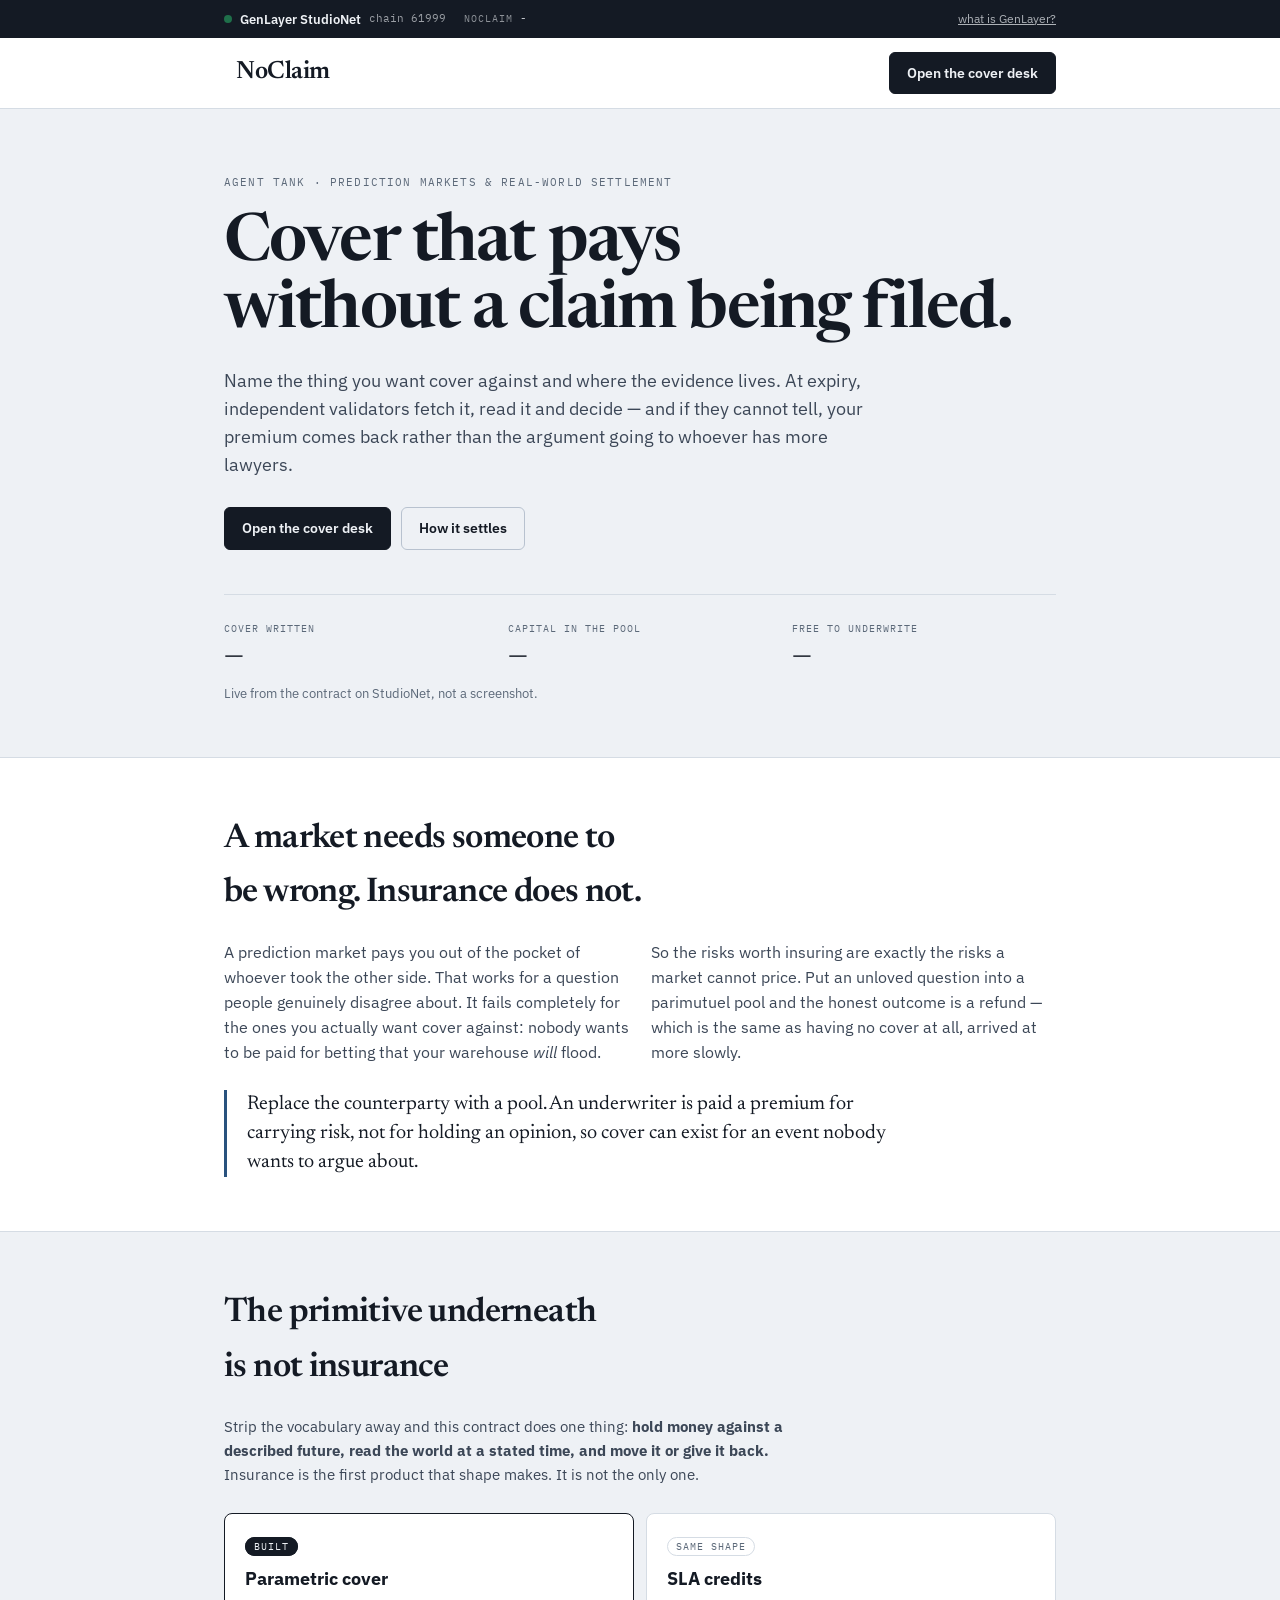
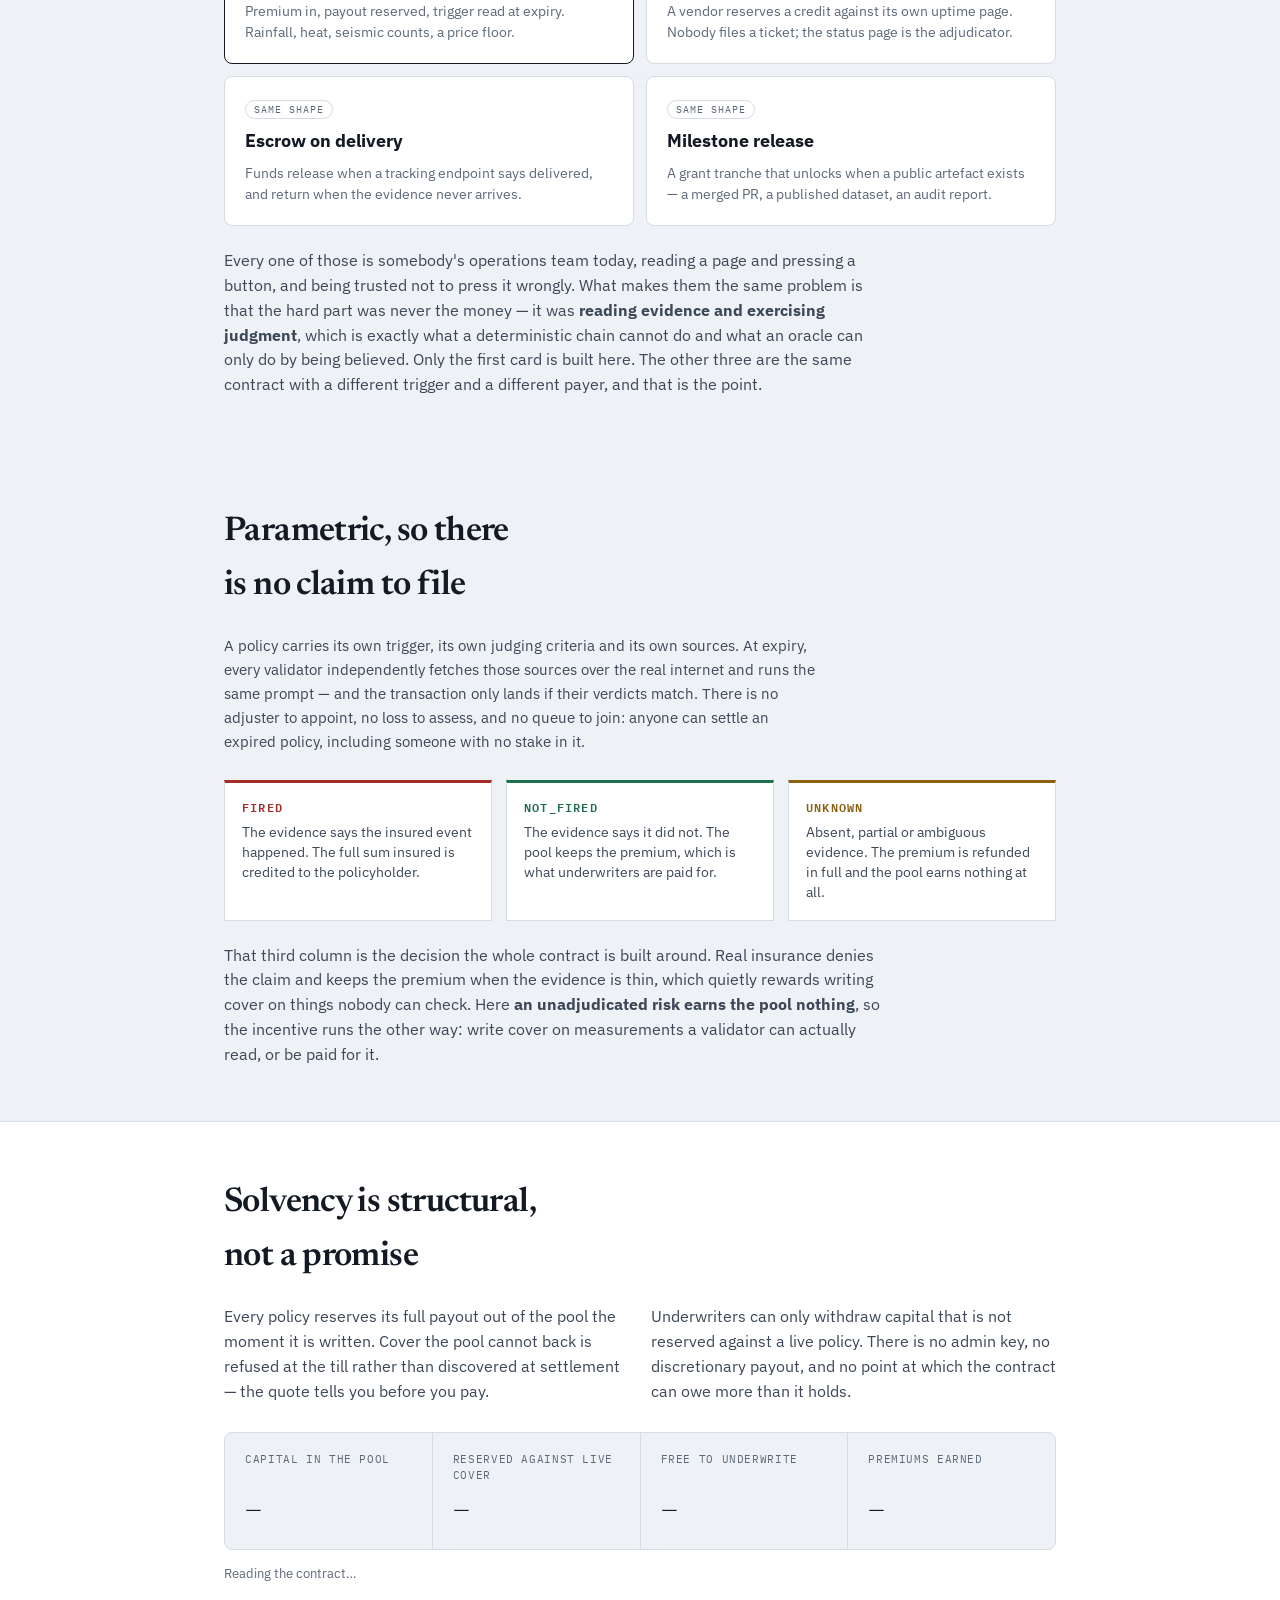
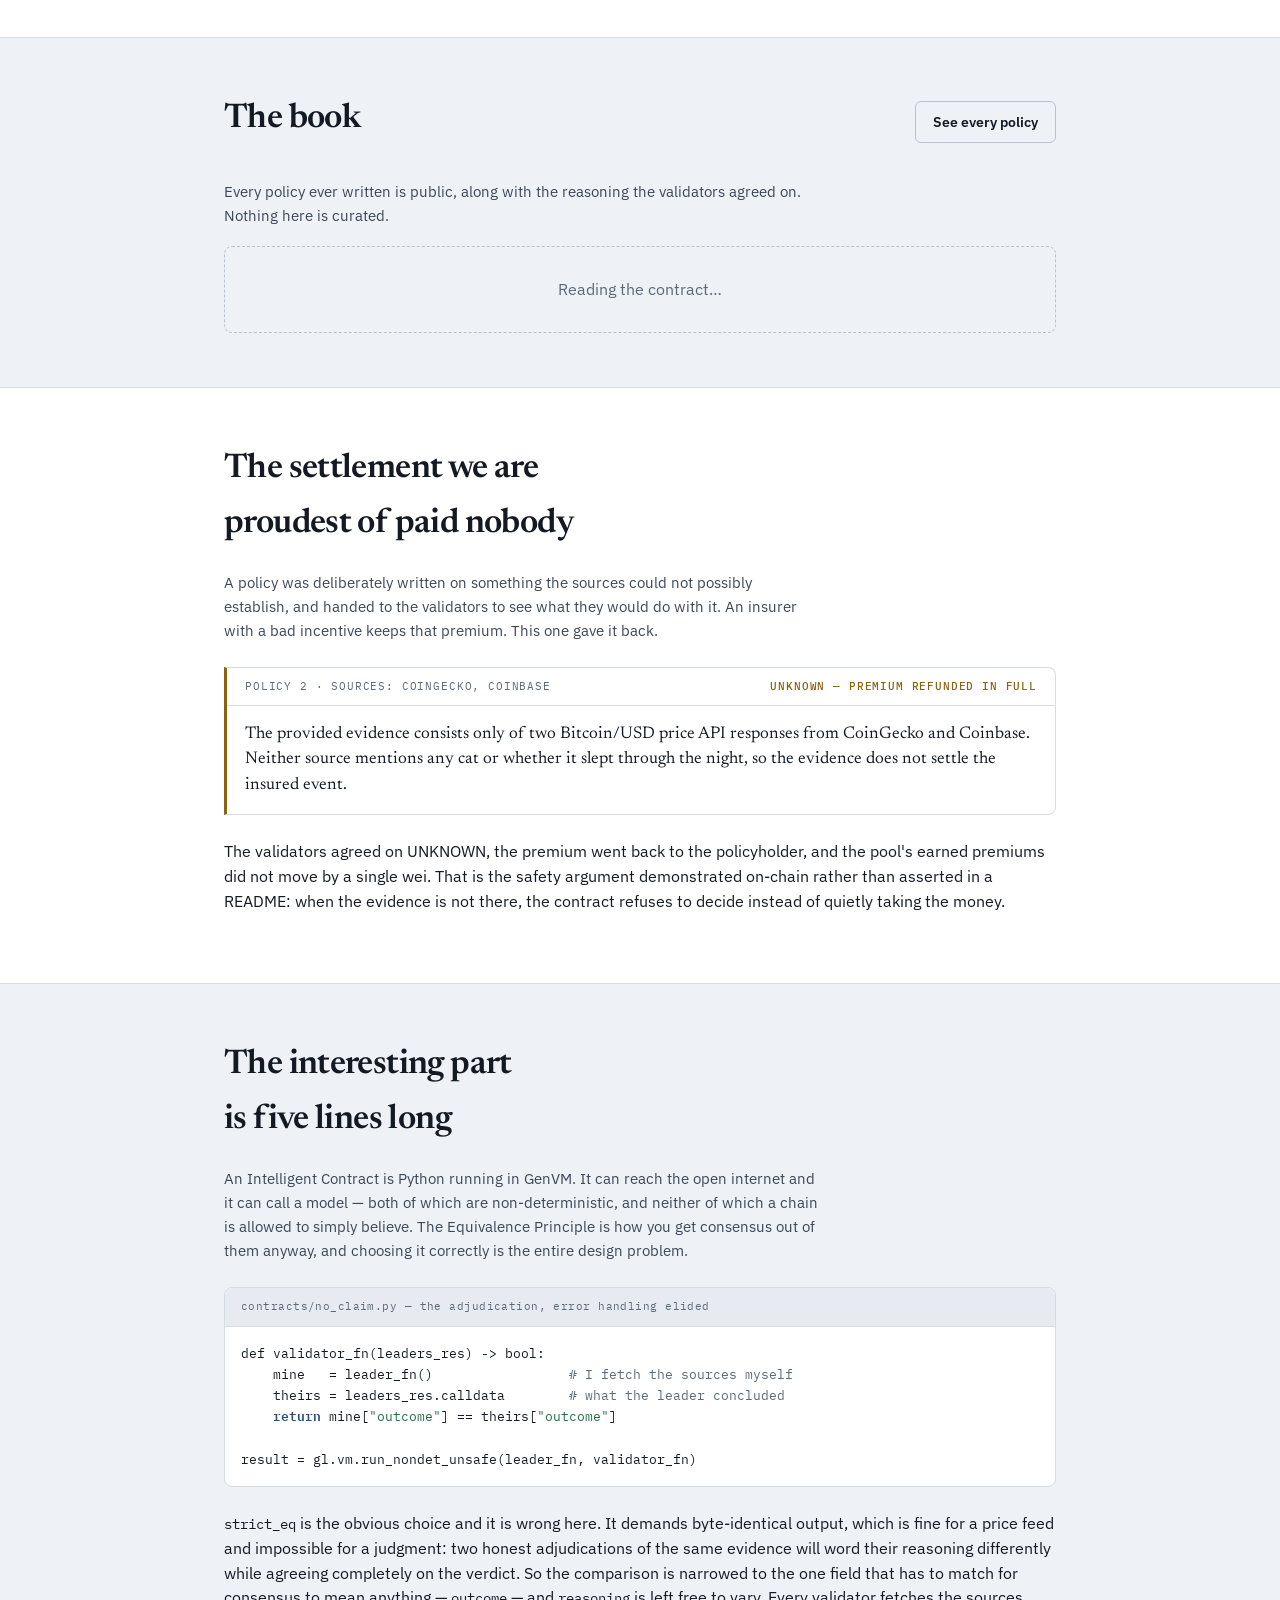
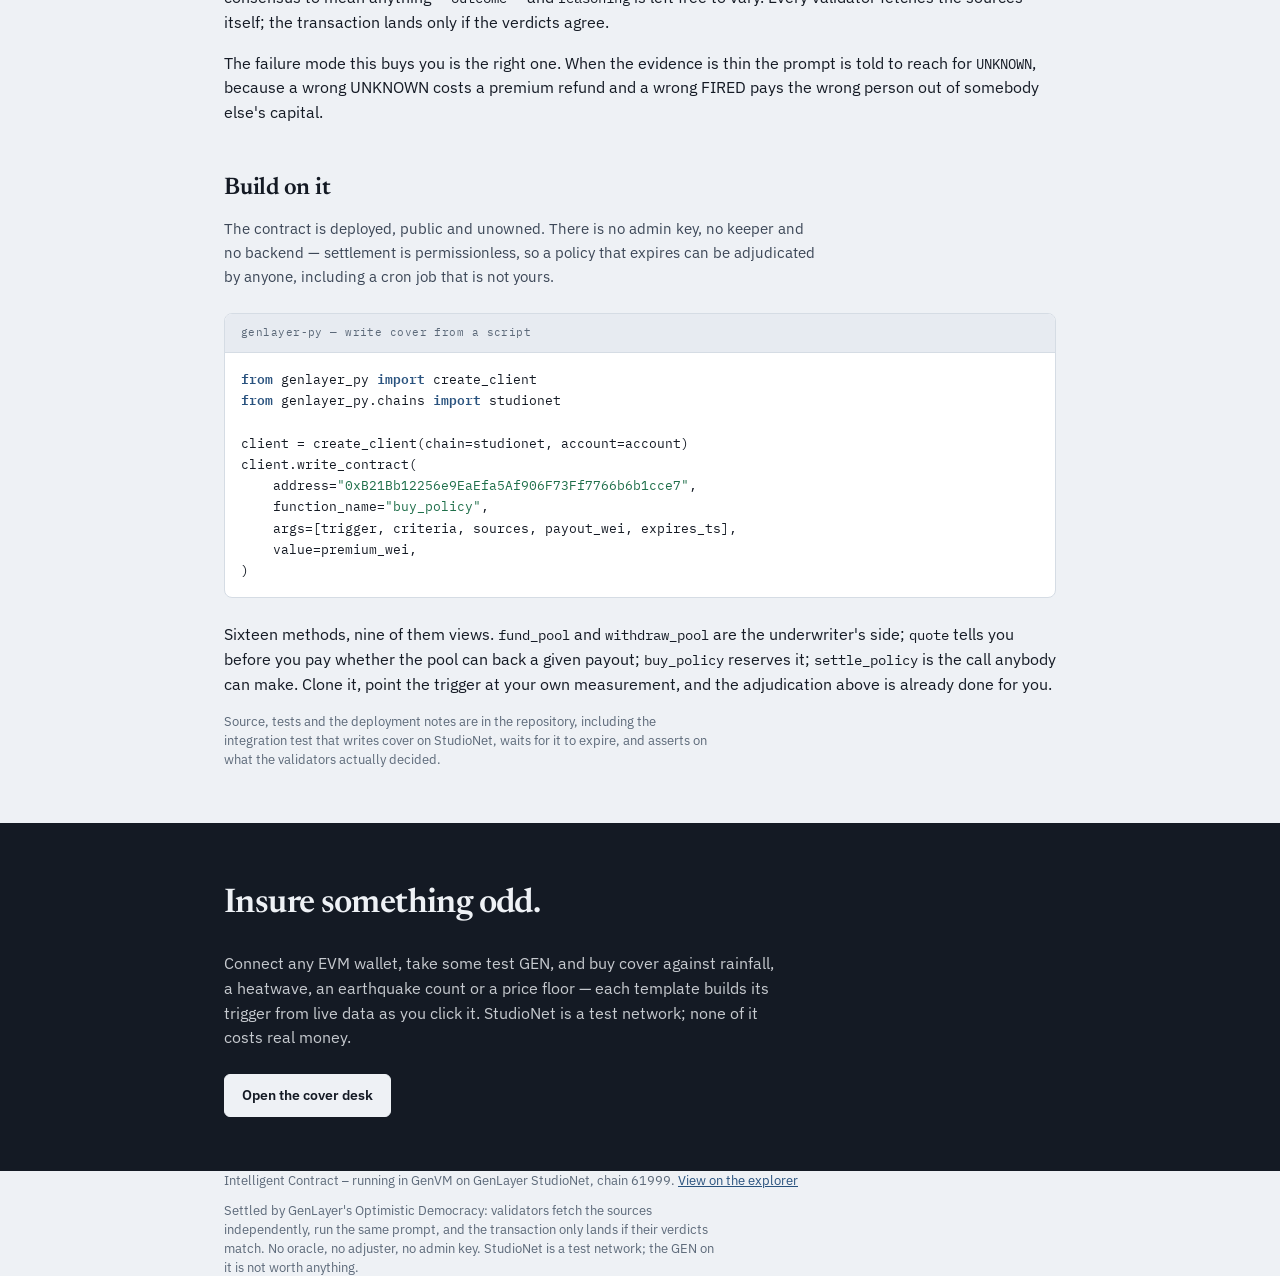
<file: frontend/index.html>
<!doctype html>
<html lang="en">
<head>
<meta charset="utf-8">
<meta name="viewport" content="width=device-width, initial-scale=1">
<title>NoClaim - cover that pays without a claim being filed</title>
<meta name="description" content="Parametric insurance on GenLayer. Name the trigger and where the evidence lives; validators read it and decide. If they cannot tell, your premium comes back in full.">
<link rel="preconnect" href="https://fonts.googleapis.com">
<link rel="preconnect" href="https://fonts.gstatic.com" crossorigin>
<link rel="stylesheet" href="https://fonts.googleapis.com/css2?family=Newsreader:ital,opsz,wght@0,6..72,400;0,6..72,500;0,6..72,600;0,6..72,700&family=IBM+Plex+Mono:wght@400;500;600&family=IBM+Plex+Sans:wght@400;500;600&display=swap">
<link rel="icon" id="favicon" href="data:,">
<link rel="stylesheet" href="styles.css">
<script type="importmap">
{
  "imports": {
    "genlayer-js": "https://esm.sh/genlayer-js@1.1.8",
    "genlayer-js/chains": "https://esm.sh/genlayer-js@1.1.8/chains",
    "genlayer-js/types": "https://esm.sh/genlayer-js@1.1.8/types"
  }
}
</script>
</head>
<body class="home">

<!-- The same bar the desks carry. This page signs nothing, so it shows no
     account - but it names the network and both contracts, because arriving
     here and arriving at the app should not tell you different things about
     where this runs. -->
<div class="netbar" id="netbar">
  <div class="wrap netbar-inner">
    <span class="net-state">
      <span class="dot"></span>
      <strong>GenLayer StudioNet</strong>
      <span class="net-id">chain 61999</span>
    </span>
    <a class="net-contract" id="net-contract-cover" href="#" target="_blank" rel="noopener" title="The NoClaim contract on the explorer">
      <span class="label">noclaim</span>
      <code id="cover-address">-</code>
    </a>
    <div class="netbar-right">
      <a class="link" href="https://genlayer.com" target="_blank" rel="noopener">what is GenLayer?</a>
    </div>
  </div>
</div>

<header class="home-nav">
  <div class="wrap home-nav-inner">
    <a class="lockup" href="index.html">
      <span class="mark-slot" id="mark-slot"></span>
      <span class="wordmark">NoClaim</span>
    </a>
    <nav>
      <a class="btn-link primary" href="noclaim.html">Open the cover desk</a>
    </nav>
  </div>
</header>

<main>

  <section class="hero wrap">
    <p class="eyebrow">Agent Tank &middot; Prediction Markets &amp; Real-World Settlement</p>
    <h1>Cover that pays<br>without a claim being filed.</h1>
    <p class="hero-lede">
      Name the thing you want cover against and where the evidence lives. At
      expiry, independent validators fetch it, read it and decide &mdash; and if
      they cannot tell, your premium comes back rather than the argument going
      to whoever has more lawyers.
    </p>
    <div class="hero-actions">
      <a class="btn-link primary" href="noclaim.html">Open the cover desk</a>
      <a class="btn-link ghost" href="#settles">How it settles</a>
    </div>
    <dl class="hero-stats" id="hero-stats">
      <div><dt>Cover written</dt><dd id="stat-policies">&mdash;</dd></div>
      <div><dt>Capital in the pool</dt><dd id="stat-pool">&mdash;</dd></div>
      <div><dt>Free to underwrite</dt><dd id="stat-free">&mdash;</dd></div>
    </dl>
    <p class="hero-note">Live from the contract on StudioNet, not a screenshot.</p>
  </section>

  <section class="band">
    <div class="wrap">
      <h2>A market needs someone to be wrong. Insurance does not.</h2>
      <div class="two-col">
        <p>
          A prediction market pays you out of the pocket of whoever took the
          other side. That works for a question people genuinely disagree
          about. It fails completely for the ones you actually want cover
          against: nobody wants to be paid for betting that your warehouse
          <em>will</em> flood.
        </p>
        <p>
          So the risks worth insuring are exactly the risks a market cannot
          price. Put an unloved question into a parimutuel pool and the honest
          outcome is a refund &mdash; which is the same as having no cover at
          all, arrived at more slowly.
        </p>
      </div>
      <p class="pull">
        Replace the counterparty with a pool. An underwriter is paid a premium
        for carrying risk, not for holding an opinion, so cover can exist for
        an event nobody wants to argue about.
      </p>
    </div>
  </section>

  <!-- The bigger claim, made carefully: what is built is parametric cover, and
       what it is built out of is more general than that. -->
  <section class="wrap">
    <h2>The primitive underneath is not insurance</h2>
    <p class="lede">
      Strip the vocabulary away and this contract does one thing:
      <strong>hold money against a described future, read the world at a stated
      time, and move it or give it back.</strong> Insurance is the first product
      that shape makes. It is not the only one.
    </p>

    <div class="shapes">
      <div class="shape built">
        <span class="shape-tag">built</span>
        <h3>Parametric cover</h3>
        <p>Premium in, payout reserved, trigger read at expiry. Rainfall, heat, seismic counts, a price floor.</p>
      </div>
      <div class="shape">
        <span class="shape-tag">same shape</span>
        <h3>SLA credits</h3>
        <p>A vendor reserves a credit against its own uptime page. Nobody files a ticket; the status page is the adjudicator.</p>
      </div>
      <div class="shape">
        <span class="shape-tag">same shape</span>
        <h3>Escrow on delivery</h3>
        <p>Funds release when a tracking endpoint says delivered, and return when the evidence never arrives.</p>
      </div>
      <div class="shape">
        <span class="shape-tag">same shape</span>
        <h3>Milestone release</h3>
        <p>A grant tranche that unlocks when a public artefact exists &mdash; a merged PR, a published dataset, an audit report.</p>
      </div>
    </div>

    <p class="under-verdicts">
      Every one of those is somebody's operations team today, reading a page and
      pressing a button, and being trusted not to press it wrongly. What makes
      them the same problem is that the hard part was never the money &mdash; it
      was <strong>reading evidence and exercising judgment</strong>, which is
      exactly what a deterministic chain cannot do and what an oracle can only
      do by being believed. Only the first card is built here. The other three
      are the same contract with a different trigger and a different payer, and
      that is the point.
    </p>
  </section>

  <section class="wrap" id="settles">
    <h2>Parametric, so there is no claim to file</h2>
    <p class="lede">
      A policy carries its own trigger, its own judging criteria and its own
      sources. At expiry, every validator independently fetches those sources
      over the real internet and runs the same prompt &mdash; and the
      transaction only lands if their verdicts match. There is no adjuster to
      appoint, no loss to assess, and no queue to join: anyone can settle an
      expired policy, including someone with no stake in it.
    </p>

    <div class="verdicts">
      <div class="verdict-card v-no">
        <p class="name">FIRED</p>
        <p>The evidence says the insured event happened. The full sum insured is credited to the policyholder.</p>
      </div>
      <div class="verdict-card v-yes">
        <p class="name">NOT_FIRED</p>
        <p>The evidence says it did not. The pool keeps the premium, which is what underwriters are paid for.</p>
      </div>
      <div class="verdict-card v-unknown">
        <p class="name">UNKNOWN</p>
        <p>Absent, partial or ambiguous evidence. The premium is refunded in full and the pool earns nothing at all.</p>
      </div>
    </div>

    <p class="under-verdicts">
      That third column is the decision the whole contract is built around.
      Real insurance denies the claim and keeps the premium when the evidence
      is thin, which quietly rewards writing cover on things nobody can check.
      Here <strong>an unadjudicated risk earns the pool nothing</strong>, so the
      incentive runs the other way: write cover on measurements a validator can
      actually read, or be paid for it.
    </p>
  </section>

  <section class="band">
    <div class="wrap">
      <h2>Solvency is structural, not a promise</h2>
      <div class="two-col">
        <p>
          Every policy reserves its full payout out of the pool the moment it
          is written. Cover the pool cannot back is refused at the till rather
          than discovered at settlement &mdash; the quote tells you before you
          pay.
        </p>
        <p>
          Underwriters can only withdraw capital that is not reserved against a
          live policy. There is no admin key, no discretionary payout, and no
          point at which the contract can owe more than it holds.
        </p>
      </div>
      <dl class="solvency" id="solvency">
        <div><dt>Capital in the pool</dt><dd><span id="sv-total">&mdash;</span></dd></div>
        <div><dt>Reserved against live cover</dt><dd><span id="sv-reserved">&mdash;</span></dd></div>
        <div><dt>Free to underwrite</dt><dd><span id="sv-free">&mdash;</span></dd></div>
        <div><dt>Premiums earned</dt><dd><span id="sv-earned">&mdash;</span></dd></div>
      </dl>
      <p class="fineprint" id="solvency-note">Reading the contract&hellip;</p>
    </div>
  </section>

  <section class="wrap">
    <div class="section-head">
      <h2 id="policies-heading">The book</h2>
      <a class="btn-link ghost" href="noclaim.html">See every policy</a>
    </div>
    <p class="lede">
      Every policy ever written is public, along with the reasoning the
      validators agreed on. Nothing here is curated.
    </p>
    <div id="home-policies" class="home-markets">
      <p class="empty">Reading the contract&hellip;</p>
    </div>
  </section>

  <section class="band">
    <div class="wrap">
      <h2>The settlement we are proudest of paid nobody</h2>
      <p class="lede">
        A policy was deliberately written on something the sources could not
        possibly establish, and handed to the validators to see what they would
        do with it. An insurer with a bad incentive keeps that premium. This one
        gave it back.
      </p>
      <figure class="exhibit void">
        <figcaption>
          <span>Policy 2 &middot; sources: CoinGecko, Coinbase</span>
          <span class="tag">UNKNOWN &mdash; premium refunded in full</span>
        </figcaption>
        <blockquote>
          The provided evidence consists only of two Bitcoin/USD price API
          responses from CoinGecko and Coinbase. Neither source mentions any cat
          or whether it slept through the night, so the evidence does not settle
          the insured event.
        </blockquote>
      </figure>
      <p>
        The validators agreed on UNKNOWN, the premium went back to the
        policyholder, and the pool's earned premiums did not move by a single
        wei. That is the safety argument demonstrated on-chain rather than
        asserted in a README: when the evidence is not there, the contract
        refuses to decide instead of quietly taking the money.
      </p>
    </div>
  </section>

  <!-- Devs do not want the pitch, they want the mechanism. This is the whole
       mechanism, quoted from the deployed source rather than paraphrased. -->
  <section class="wrap" id="build">
    <h2>The interesting part is five lines long</h2>
    <p class="lede">
      An Intelligent Contract is Python running in GenVM. It can reach the open
      internet and it can call a model &mdash; both of which are
      non-deterministic, and neither of which a chain is allowed to simply
      believe. The Equivalence Principle is how you get consensus out of them
      anyway, and choosing it correctly is the entire design problem.
    </p>

    <figure class="code">
      <figcaption>contracts/no_claim.py &mdash; the adjudication, error handling elided</figcaption>
      <pre><code>def validator_fn(leaders_res) -&gt; bool:
    mine   = leader_fn()                 <span class="c"># I fetch the sources myself</span>
    theirs = leaders_res.calldata        <span class="c"># what the leader concluded</span>
    <span class="k">return</span> mine[<span class="s">"outcome"</span>] == theirs[<span class="s">"outcome"</span>]

result = gl.vm.run_nondet_unsafe(leader_fn, validator_fn)</code></pre>
    </figure>

    <p>
      <code>strict_eq</code> is the obvious choice and it is wrong here. It
      demands byte-identical output, which is fine for a price feed and
      impossible for a judgment: two honest adjudications of the same evidence
      will word their reasoning differently while agreeing completely on the
      verdict. So the comparison is narrowed to the one field that has to match
      for consensus to mean anything &mdash; <code>outcome</code> &mdash; and
      <code>reasoning</code> is left free to vary. Every validator fetches the
      sources itself; the transaction lands only if the verdicts agree.
    </p>
    <p>
      The failure mode this buys you is the right one. When the evidence is
      thin the prompt is told to reach for <code>UNKNOWN</code>, because a wrong
      UNKNOWN costs a premium refund and a wrong FIRED pays the wrong person out
      of somebody else's capital.
    </p>

    <h3 class="build-h3">Build on it</h3>
    <p class="lede">
      The contract is deployed, public and unowned. There is no admin key, no
      keeper and no backend &mdash; settlement is permissionless, so a policy
      that expires can be adjudicated by anyone, including a cron job that is
      not yours.
    </p>

    <figure class="code">
      <figcaption>genlayer-py &mdash; write cover from a script</figcaption>
      <pre><code><span class="k">from</span> genlayer_py <span class="k">import</span> create_client
<span class="k">from</span> genlayer_py.chains <span class="k">import</span> studionet

client = create_client(chain=studionet, account=account)
client.write_contract(
    address=<span class="s">"0xB21Bb12256e9EaEfa5Af906F73Ff7766b6b1cce7"</span>,
    function_name=<span class="s">"buy_policy"</span>,
    args=[trigger, criteria, sources, payout_wei, expires_ts],
    value=premium_wei,
)</code></pre>
    </figure>

    <p>
      Sixteen methods, nine of them views. <code>fund_pool</code> and
      <code>withdraw_pool</code> are the underwriter's side;
      <code>quote</code> tells you before you pay whether the pool can back a
      given payout; <code>buy_policy</code> reserves it; <code>settle_policy</code>
      is the call anybody can make. Clone it, point the trigger at your own
      measurement, and the adjudication above is already done for you.
    </p>
    <p class="fineprint">
      Source, tests and the deployment notes are in the repository, including
      the integration test that writes cover on StudioNet, waits for it to
      expire, and asserts on what the validators actually decided.
    </p>
  </section>


  <section class="cta">
    <div class="wrap">
      <h2>Insure something odd.</h2>
      <p>
        Connect any EVM wallet, take some test GEN, and buy cover against
        rainfall, a heatwave, an earthquake count or a price floor &mdash; each
        template builds its trigger from live data as you click it. StudioNet is
        a test network; none of it costs real money.
      </p>
      <a class="btn-link primary" href="noclaim.html">Open the cover desk</a>
    </div>
  </section>

</main>

<footer class="wrap">
  <p>
    Intelligent Contract <code id="footer-address">&mdash;</code> running in
    GenVM on GenLayer StudioNet, chain 61999.
    <a id="explorer-link" href="#" target="_blank" rel="noopener">View on the explorer</a>
  </p>
  <p class="fineprint">
    Settled by GenLayer's Optimistic Democracy: validators fetch the sources
    independently, run the same prompt, and the transaction only lands if their
    verdicts match. No oracle, no adjuster, no admin key. StudioNet is a test
    network; the GEN on it is not worth anything.
  </p>
</footer>

<script type="module" src="home.js"></script>
</body>
</html>
</file>
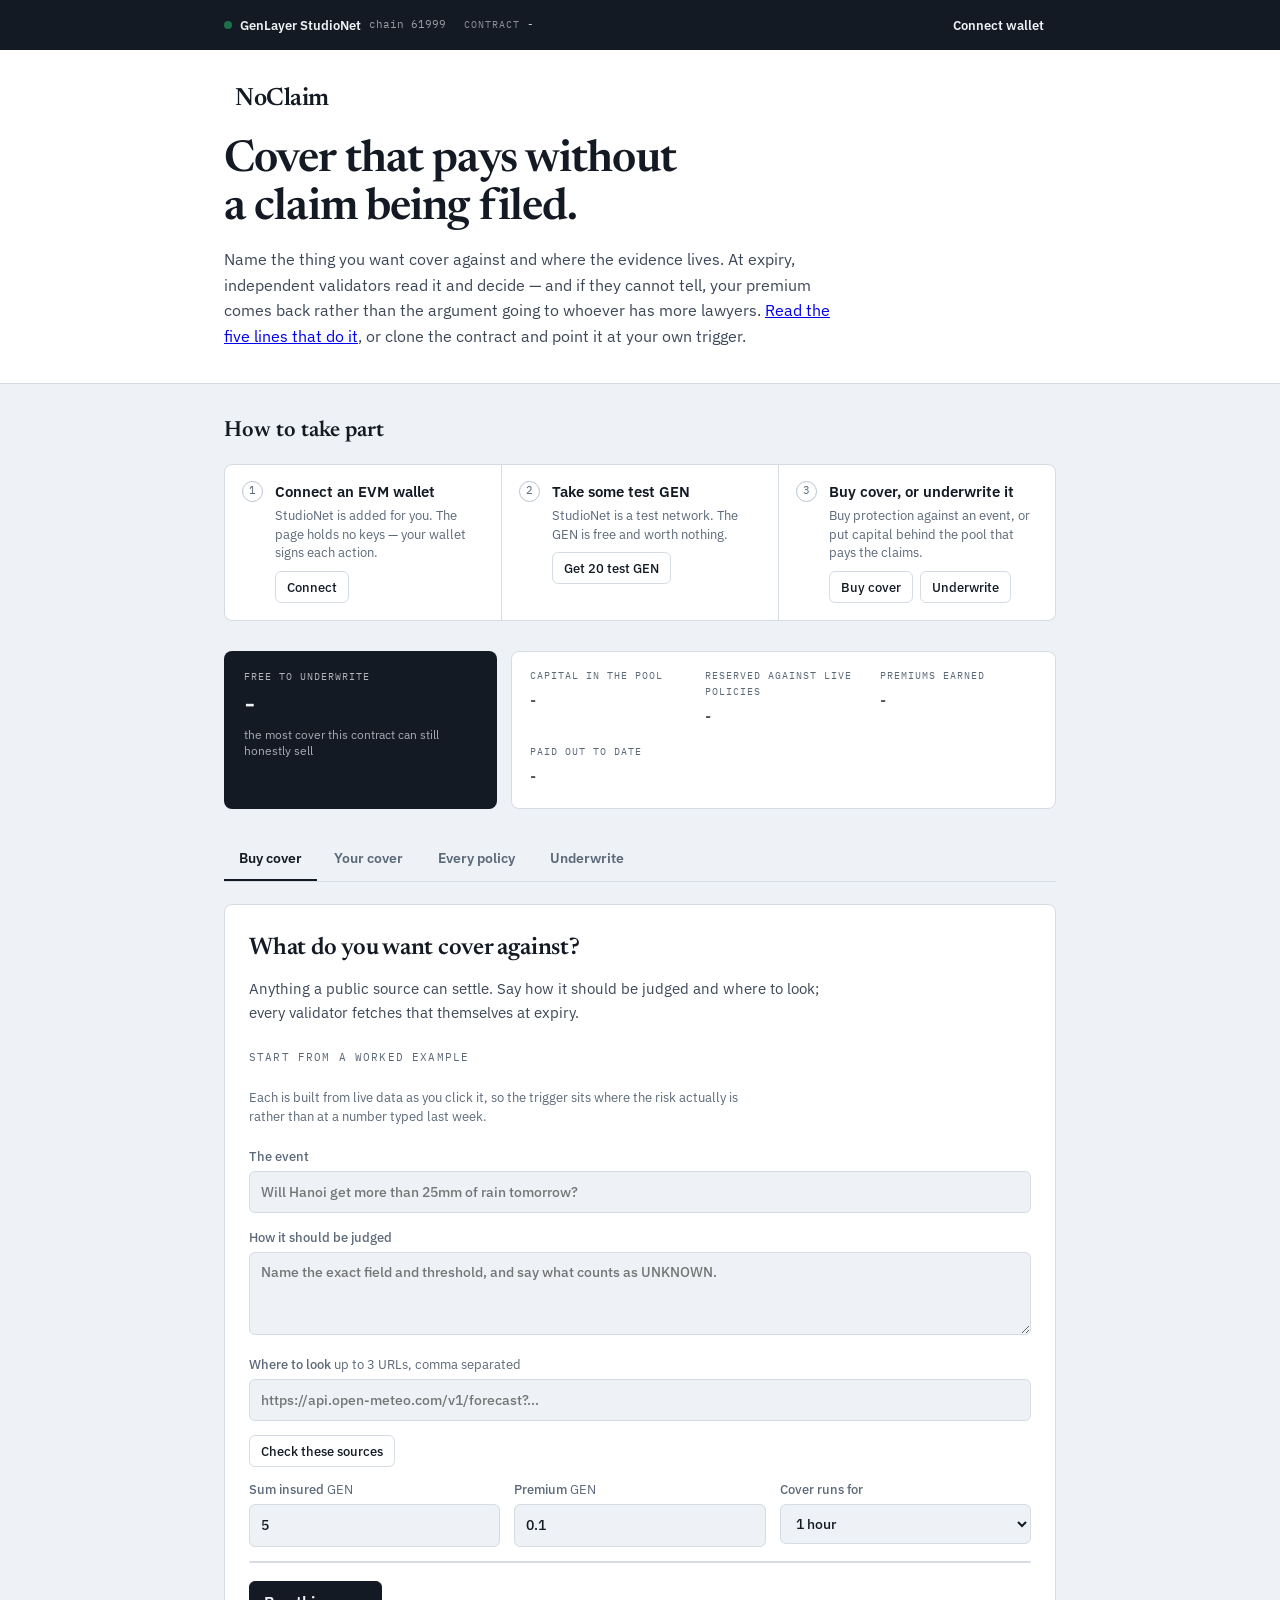
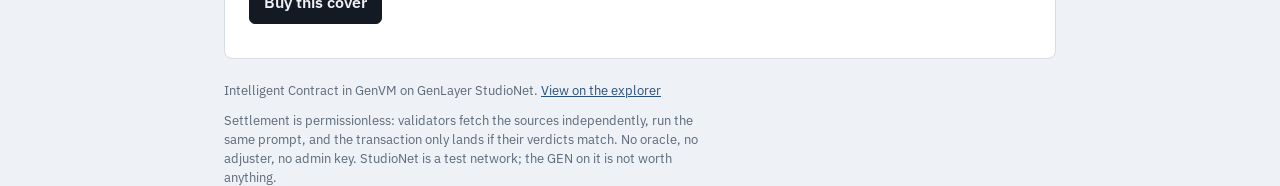
<file: frontend/noclaim.html>
<!doctype html>
<html lang="en">
<head>
<meta charset="utf-8">
<meta name="viewport" content="width=device-width, initial-scale=1">
<title>NoClaim - cover that pays without a claim</title>
<meta name="description" content="Parametric cover on GenLayer. Name the trigger, pay a premium, and validators settle it from evidence. If they cannot, your premium comes back.">
<link rel="preconnect" href="https://fonts.googleapis.com">
<link rel="preconnect" href="https://fonts.gstatic.com" crossorigin>
<link rel="stylesheet" href="https://fonts.googleapis.com/css2?family=Newsreader:ital,opsz,wght@0,6..72,400;0,6..72,500;0,6..72,600;0,6..72,700&family=IBM+Plex+Mono:wght@400;500;600&family=IBM+Plex+Sans:wght@400;500;600&display=swap">
<link rel="icon" id="favicon" href="data:,">
<link rel="stylesheet" href="styles.css">
<script type="importmap">
{
  "imports": {
    "genlayer-js": "https://esm.sh/genlayer-js@1.1.8",
    "genlayer-js/chains": "https://esm.sh/genlayer-js@1.1.8/chains",
    "genlayer-js/types": "https://esm.sh/genlayer-js@1.1.8/types"
  }
}
</script>
</head>
<body class="desk">

<!-- The network is not a footnote. Which chain this is talking to, which
     contract, and whether the wallet agrees, all live above everything else. -->
<div class="netbar" id="netbar">
  <div class="wrap netbar-inner">
    <span class="net-state" id="net-state">
      <span class="dot" id="net-dot"></span>
      <strong id="net-name">GenLayer StudioNet</strong>
      <span class="net-id" id="net-id">chain 61999</span>
    </span>
    <a class="net-contract" id="net-contract" href="#" target="_blank" rel="noopener" title="View the contract on the explorer">
      <span class="label">contract</span>
      <code id="contract-address">-</code>
    </a>
    <div class="netbar-right">
      <button id="btn-switch-chain" class="warnbtn" hidden>Switch to StudioNet</button>
      <span class="net-account" id="net-account" hidden>
        <code id="wallet-address">-</code>
        <!-- The wallet's own balance, because a payout of a few GEN into an
             account holding millions is invisible in the wallet itself, and
             that is exactly how "the money never arrived" gets reported. -->
        <span class="net-gen"><code id="wallet-gen">-</code> GEN</span>
        <button id="btn-signout" class="link">disconnect</button>
      </span>
      <button id="btn-connect" class="primary small">Connect wallet</button>
    </div>
  </div>
</div>

<header class="hero">
  <div class="wrap">
    <a class="lockup" href="index.html" title="Back to the home page">
      <span class="mark-slot" id="mark-slot"></span>
      <span class="wordmark">NoClaim</span>
    </a>
    <h1>Cover that pays without a claim being filed.</h1>
    <p class="hero-lede">
      Name the thing you want cover against and where the evidence lives. At
      expiry, independent validators read it and decide &mdash; and if they
      cannot tell, your premium comes back rather than the argument going to
      whoever has more lawyers.
      <a href="index.html#build">Read the five lines that do it</a>, or clone
      the contract and point it at your own trigger.
    </p>
  </div>
</header>

<!-- Where you are, right now, in three concrete steps. Ticks fill in from real
     state rather than being a static list of instructions. -->
<section class="wrap start" id="start">
  <div class="start-head">
    <h2>How to take part</h2>
    <span class="start-progress" id="start-progress"></span>
  </div>
  <ol class="steps-live" id="steps-live">
    <li id="step-connect">
      <span class="tick"></span>
      <div>
        <h3>Connect an EVM wallet</h3>
        <p>StudioNet is added for you. The page holds no keys &mdash; your wallet signs each action.</p>
        <button class="ghost small" id="step-connect-btn">Connect</button>
      </div>
    </li>
    <li id="step-gen">
      <span class="tick"></span>
      <div>
        <h3>Take some test GEN</h3>
        <p>StudioNet is a test network. The GEN is free and worth nothing.</p>
        <button class="ghost small" id="step-gen-btn">Get 20 test GEN</button>
      </div>
    </li>
    <li id="step-act">
      <span class="tick"></span>
      <div>
        <h3>Buy cover, or underwrite it</h3>
        <p>Buy protection against an event, or put capital behind the pool that pays the claims.</p>
        <div class="step-actions">
          <button class="ghost small" id="step-buy-btn">Buy cover</button>
          <button class="ghost small" id="step-uw-btn">Underwrite</button>
        </div>
      </div>
    </li>
  </ol>
</section>

<!-- The pool, in the terms that matter to each side of it. -->
<section class="wrap pool-strip">
  <div class="pool-card">
    <span class="pool-label">Free to underwrite</span>
    <span class="pool-figure" id="stat-free">-</span>
    <span class="pool-note">the most cover this contract can still honestly sell</span>
  </div>
  <div class="pool-side">
    <div><dt>Capital in the pool</dt><dd id="stat-total">-</dd></div>
    <div><dt>Reserved against live policies</dt><dd id="stat-reserved">-</dd></div>
    <div><dt>Premiums earned</dt><dd id="stat-earned">-</dd></div>
    <div><dt>Paid out to date</dt><dd id="stat-paid">-</dd></div>
  </div>
</section>

<main class="wrap">

  <div class="tabs" role="tablist">
    <button class="tab active" data-tab="buy" role="tab">Buy cover</button>
    <button class="tab" data-tab="mine" role="tab">Your cover <span class="count" id="tab-mine-count"></span></button>
    <button class="tab" data-tab="book" role="tab">Every policy <span class="count" id="tab-book-count"></span></button>
    <button class="tab" data-tab="underwrite" role="tab">Underwrite</button>
  </div>

  <!-- Buy -->
  <section class="tabpanel active" id="panel-buy">
    <div class="panel">
      <h2>What do you want cover against?</h2>
      <p class="lede">
        Anything a public source can settle. Say how it should be judged and
        where to look; every validator fetches that themselves at expiry.
      </p>

      <div class="templates">
        <span class="eyebrow">Start from a worked example</span>
        <div class="template-chips" id="template-chips"></div>
        <p class="fineprint" id="template-note">
          Each is built from live data as you click it, so the trigger sits where
          the risk actually is rather than at a number typed last week.
        </p>
      </div>

      <form id="buy-form">
        <label>
          The event
          <input id="f-trigger" maxlength="300" required
                 placeholder="Will Hanoi get more than 25mm of rain tomorrow?">
        </label>
        <label>
          How it should be judged
          <textarea id="f-criteria" maxlength="600" rows="3" required
                    placeholder="Name the exact field and threshold, and say what counts as UNKNOWN."></textarea>
        </label>
        <label>
          Where to look <span class="hint-inline">up to 3 URLs, comma separated</span>
          <input id="f-sources" spellcheck="false"
                 placeholder="https://api.open-meteo.com/v1/forecast?...">
        </label>
        <div class="source-tools">
          <button type="button" id="btn-check-sources" class="ghost small">Check these sources</button>
          <span class="warn" id="source-warning" hidden></span>
        </div>
        <div id="source-preview" class="source-preview" hidden></div>

        <div class="row">
          <label>
            Sum insured <span class="hint-inline">GEN</span>
            <input id="f-payout" type="number" step="0.1" min="0.1" value="5">
          </label>
          <label>
            Premium <span class="hint-inline">GEN</span>
            <input id="f-premium" type="number" step="0.01" min="0" value="0.1">
          </label>
          <label>
            Cover runs for
            <select id="f-window">
              <option value="6">6 minutes</option>
              <option value="60" selected>1 hour</option>
              <option value="360">6 hours</option>
              <option value="1440">1 day</option>
              <option value="10080">1 week</option>
            </select>
          </label>
        </div>

        <div class="quote" id="quote"></div>
        <button type="submit" id="btn-buy" class="primary">Buy this cover</button>
        <p class="fineprint" id="buy-hint"></p>
      </form>
    </div>
  </section>

  <!-- Your cover -->
  <section class="tabpanel" id="panel-mine">
    <div class="collect-banner" id="collect-panel" hidden>
      <div>
        <strong id="collect-line"></strong>
        <p class="fineprint">A paid claim, a refunded premium, or both. It is credited to you until you take it.</p>
      </div>
      <button id="btn-collect-all" class="primary">Collect</button>
    </div>
    <dl class="mine-summary" id="mine-summary">
      <div><dt>Active cover</dt><dd><span id="mine-active">-</span> <span class="unit">GEN</span></dd></div>
      <div><dt>Premiums paid</dt><dd><span id="mine-premiums">-</span> <span class="unit">GEN</span></dd></div>
      <div><dt>Paid out to you</dt><dd><span id="mine-paid">-</span> <span class="unit">GEN</span></dd></div>
      <div><dt>Refunded to you</dt><dd><span id="mine-refunded">-</span> <span class="unit">GEN</span></dd></div>
    </dl>
    <div id="mine-policies"></div>
  </section>

  <!-- The book -->
  <section class="tabpanel" id="panel-book">
    <div class="section-head">
      <h2>Every policy written</h2>
      <button id="btn-refresh" class="link">Refresh</button>
    </div>
    <p class="lede">
      The whole book is public. Anyone can settle a policy once it expires
      &mdash; there is no adjuster to appoint and no queue to join.
    </p>
    <div id="policies"></div>
  </section>

  <!-- Underwrite -->
  <section class="tabpanel" id="panel-underwrite">
    <div class="panel">
      <h2>Put capital behind the pool</h2>
      <p class="lede">
        You are taking real risk: a run of fired policies loses some of it, and
        premiums are what you are paid for carrying that. What cannot happen is
        capital vanishing into cover that was never backed &mdash; every policy
        reserves its payout the moment it is written, and you can only withdraw
        what is unreserved.
      </p>
      <dl class="mine-summary">
        <div><dt>Your stake</dt><dd><span id="uw-stake">-</span> <span class="unit">GEN</span></dd></div>
        <div><dt>Premiums earned by the pool</dt><dd><span id="uw-earned">-</span> <span class="unit">GEN</span></dd></div>
        <div><dt>Free to withdraw</dt><dd><span id="uw-free">-</span> <span class="unit">GEN</span></dd></div>
        <div><dt>Underwriters</dt><dd id="uw-count">-</dd></div>
      </dl>
      <div class="account-actions" id="uw-actions">
        <button id="btn-fund-pool" class="primary">Add capital</button>
        <button id="btn-withdraw-pool" class="ghost">Withdraw</button>
      </div>
    </div>
  </section>

</main>

<footer class="wrap">
  <p>
    Intelligent Contract in GenVM on GenLayer StudioNet.
    <a id="explorer-link" href="#" target="_blank" rel="noopener">View on the explorer</a>
  </p>
  <p class="fineprint">
    Settlement is permissionless: validators fetch the sources independently, run
    the same prompt, and the transaction only lands if their verdicts match. No
    oracle, no adjuster, no admin key. StudioNet is a test network; the GEN on it
    is not worth anything.
  </p>
</footer>

<div id="toast" class="toast" hidden></div>

<script type="module" src="noclaim.js"></script>
</body>
</html>
</file>
<file: frontend/styles.css>
/* One identity, shared by every page here: a cool filing-paper ground, ink
   type, and three saturated colours reserved for the three things an
   adjudication can come back as. Nothing else is allowed to be loud. */

:root {
  --ground: #eef1f5;
  --surface: #ffffff;
  --sunk: #e7ebf1;
  --ink: #141a24;
  --ink-soft: #3c4757;
  --muted: #5c6979;
  --line: #d5dce4;
  --line-strong: #b8c2cf;

  --yes: #1f6f4a;
  --no: #a32e28;
  --unknown: #8a6212;
  --accent: #29527e;

  --display: "Newsreader", "Iowan Old Style", Georgia, serif;
  --body: "IBM Plex Sans", "Segoe UI", Helvetica, Arial, sans-serif;
  --mono: "IBM Plex Mono", ui-monospace, SFMono-Regular, Menlo, monospace;

  --radius: 8px;
}

@media (prefers-color-scheme: dark) {
  :root:not([data-theme="light"]) {
    --ground: #10141b;
    --surface: #171d26;
    --sunk: #1d242f;
    --ink: #e4e9f0;
    --ink-soft: #bcc6d3;
    --muted: #8d9aab;
    --line: #28313e;
    --line-strong: #3a4553;

    --yes: #58b585;
    --no: #e2776e;
    --unknown: #d9a441;
    --accent: #7ba7dd;
  }
}

:root[data-theme="dark"] {
  --ground: #10141b;
  --surface: #171d26;
  --sunk: #1d242f;
  --ink: #e4e9f0;
  --ink-soft: #bcc6d3;
  --muted: #8d9aab;
  --line: #28313e;
  --line-strong: #3a4553;

  --yes: #58b585;
  --no: #e2776e;
  --unknown: #d9a441;
  --accent: #7ba7dd;
}

* { box-sizing: border-box; }

body {
  margin: 0;
  background: var(--ground);
  color: var(--ink);
  font-family: var(--body);
  font-size: 15.5px;
  line-height: 1.6;
  -webkit-font-smoothing: antialiased;
}

body.busy { cursor: progress; }
body.busy button:not(.link) { opacity: .45; pointer-events: none; }

.wrap { max-width: 880px; margin: 0 auto; padding: 0 24px; }

code { font-family: var(--mono); font-size: .88em; }

h1, h2, h3 { text-wrap: balance; }

/* ---- masthead ---- */

.masthead {
  background: var(--surface);
  border-bottom: 1px solid var(--line);
}

.masthead-inner {
  display: flex;
  flex-wrap: wrap;
  gap: 24px;
  justify-content: space-between;
  align-items: flex-start;
  padding-top: 26px;
  padding-bottom: 24px;
}

.brand { flex: 1 1 260px; min-width: 0; }
.account { flex: 0 1 auto; }

/* ---- brand lockup ---- */

.lockup { display: flex; align-items: center; gap: 12px; }
.mark-slot { display: inline-flex; color: var(--ink); }
.mark { display: block; }

/* The chain this actually runs on, stated next to the name rather than buried
   in a footer - and the dot is live state, going amber the moment the wallet
   wanders off StudioNet. */
.chain-badge {
  display: inline-flex;
  align-items: center;
  gap: 7px;
  margin-top: 11px;
  padding: 4px 11px 4px 9px;
  border: 1px solid var(--line);
  border-radius: 20px;
  background: var(--ground);
  font-size: 12px;
  color: var(--muted);
  text-decoration: none;
}
.chain-badge:hover { border-color: var(--line-strong); }
.chain-badge strong { color: var(--ink); font-weight: 600; }
.chain-badge .sep { color: var(--line-strong); }
.chain-badge .dot {
  width: 7px;
  height: 7px;
  border-radius: 50%;
  background: var(--yes);
  flex-shrink: 0;
}
.chain-badge .dot.bad { background: var(--unknown); }

.brand h1 {
  font-family: var(--display);
  font-weight: 500;
  font-size: 38px;
  letter-spacing: -.02em;
  margin: 0;
  line-height: 1;
}

.tagline {
  margin: 7px 0 0;
  color: var(--muted);
  font-size: 14.5px;
  max-width: 42ch;
}

/* ---- account panel ---- */

.account {
  min-width: 330px;
  background: var(--sunk);
  border: 1px solid var(--line);
  border-radius: var(--radius);
  padding: 14px 16px;
}

.account-grid {
  display: grid;
  grid-template-columns: 1fr 1fr;
  gap: 10px 18px;
  margin: 0 0 12px;
}
.account-grid div { min-width: 0; }
.account-grid dt {
  font-family: var(--mono);
  font-size: 10px;
  letter-spacing: .1em;
  text-transform: uppercase;
  color: var(--muted);
  margin-bottom: 2px;
}
.account-grid dd {
  margin: 0;
  font-size: 14px;
  font-variant-numeric: tabular-nums;
  display: flex;
  align-items: baseline;
  gap: 6px;
  flex-wrap: wrap;
}
.unit { color: var(--muted); font-size: 12px; }

.account-actions { display: flex; flex-wrap: wrap; gap: 6px; }

/* ---- buttons ---- */

button {
  font: inherit;
  font-weight: 500;
  border-radius: 6px;
  cursor: pointer;
  border: 1px solid transparent;
  padding: 8px 14px;
  background: var(--sunk);
  color: var(--ink);
  transition: background .12s, border-color .12s;
}
button:hover { border-color: var(--line-strong); }
button:focus-visible { outline: 2px solid var(--accent); outline-offset: 2px; }

button.primary {
  background: var(--ink);
  color: var(--ground);
  border-color: var(--ink);
  font-weight: 600;
}
button.primary:hover { filter: brightness(1.3); }

button.ghost { background: transparent; border-color: var(--line); }
button.ghost:hover { background: var(--surface); }
button.quiet { color: var(--muted); }

button.link {
  background: none;
  border: 0;
  padding: 0;
  color: var(--accent);
  font-size: 13px;
  text-decoration: underline;
  text-underline-offset: 3px;
}
button.link:hover { filter: brightness(1.2); border-color: transparent; }

button:disabled { opacity: .4; cursor: not-allowed; }
button:disabled:hover { border-color: transparent; filter: none; }

button.yes, button.no { color: #fff; font-weight: 600; }
button.yes { background: var(--yes); border-color: var(--yes); }
button.no { background: var(--no); border-color: var(--no); }

/* ---- shared blocks ---- */

.panel {
  background: var(--surface);
  border: 1px solid var(--line);
  border-radius: var(--radius);
  padding: 24px;
  margin-bottom: 22px;
}

.panel h2, .guide h2 {
  font-family: var(--display);
  font-weight: 600;
  font-size: 24px;
  letter-spacing: -.01em;
  margin: 0 0 10px;
}

.section-head { display: flex; justify-content: space-between; align-items: baseline; margin-bottom: 14px; }
.section-head h2 { margin: 0; }

.lede { color: var(--ink-soft); margin: 0 0 18px; max-width: 66ch; font-size: 15px; }
.fineprint { color: var(--muted); font-size: 12.5px; line-height: 1.5; margin: 10px 0 0; max-width: 62ch; }
.hint-inline { color: var(--muted); font-weight: 400; text-transform: none; letter-spacing: 0; }
.warn { color: var(--unknown); font-size: 13px; }

.eyebrow {
  font-family: var(--mono);
  font-size: 10.5px;
  letter-spacing: .11em;
  text-transform: uppercase;
  color: var(--muted);
}

.panel.login { border-color: var(--line-strong); }

/* ---- how to play ---- */

.guide { margin-bottom: 26px; }
.guide-head { display: flex; justify-content: space-between; align-items: baseline; margin-bottom: 14px; }
.guide-head h2 { margin: 0; }

.guide-steps {
  list-style: none;
  counter-reset: step;
  margin: 0;
  padding: 0;
  display: grid;
  grid-template-columns: repeat(auto-fit, minmax(150px, 1fr));
  gap: 1px;
  background: var(--line);
  border: 1px solid var(--line);
  border-radius: var(--radius);
  overflow: hidden;
}

.guide-steps li {
  counter-increment: step;
  background: var(--surface);
  padding: 14px 16px 16px;
}
.guide-steps li::before {
  content: counter(step);
  display: block;
  font-family: var(--mono);
  font-size: 11px;
  color: var(--muted);
  margin-bottom: 6px;
}
.guide-steps h3 { margin: 0 0 4px; font-size: 14px; font-weight: 600; }
.guide-steps p { margin: 0; font-size: 13px; color: var(--muted); line-height: 1.5; }

.guide-note { margin: 12px 0 0; font-size: 13px; color: var(--muted); max-width: 66ch; }

/* ---- forms ---- */

form label { display: block; margin-bottom: 14px; font-size: 12.5px; color: var(--muted); font-weight: 500; }
form .row { display: flex; gap: 14px; flex-wrap: wrap; }
form .row label { flex: 1; min-width: 130px; }

input, textarea, select {
  width: 100%;
  margin-top: 5px;
  padding: 9px 11px;
  background: var(--ground);
  border: 1px solid var(--line);
  border-radius: 6px;
  color: var(--ink);
  font: inherit;
  font-size: 14px;
}
input:focus, textarea:focus, select:focus {
  outline: 2px solid var(--accent);
  outline-offset: -1px;
  background: var(--surface);
}
textarea { resize: vertical; line-height: 1.5; }

.templates { margin-bottom: 20px; }
.template-chips { display: flex; flex-direction: column; gap: 10px; margin-top: 10px; }

/* Grouped by reach - planet, markets, cities, code - because that spread is the
   argument: one contract settles all of them without changing. */
.template-group { display: grid; grid-template-columns: 74px 1fr; gap: 12px; align-items: baseline; }
.group-name {
  font-family: var(--mono);
  font-size: 10px;
  letter-spacing: .1em;
  text-transform: uppercase;
  color: var(--muted);
  padding-top: 7px;
}
.group-chips { display: flex; flex-wrap: wrap; gap: 7px; }

@media (max-width: 560px) {
  .template-group { grid-template-columns: 1fr; gap: 4px; }
  .group-name { padding-top: 0; }
}

.chip {
  padding: 6px 13px;
  background: transparent;
  border: 1px solid var(--line-strong);
  border-radius: 16px;
  font-size: 13px;
}
.chip:hover { background: var(--sunk); }

.source-tools { display: flex; align-items: center; gap: 12px; flex-wrap: wrap; margin-bottom: 12px; }

.source-preview {
  border: 1px solid var(--line);
  border-radius: 6px;
  background: var(--ground);
  margin-bottom: 16px;
  overflow: hidden;
}
.source-row {
  display: grid;
  grid-template-columns: 74px 1fr;
  gap: 12px;
  padding: 10px 13px;
  border-bottom: 1px solid var(--line);
  font-size: 12.5px;
}
.source-row:last-child { border-bottom: 0; }
.source-row .status {
  font-family: var(--mono);
  font-size: 10.5px;
  letter-spacing: .08em;
  text-transform: uppercase;
}
.source-row.ok .status { color: var(--yes); }
.source-row.bad .status { color: var(--no); }
.source-row .body { min-width: 0; }
.source-row .url { color: var(--muted); word-break: break-all; display: block; margin-bottom: 3px; }
.source-row pre {
  margin: 0;
  font-family: var(--mono);
  font-size: 11.5px;
  color: var(--ink-soft);
  white-space: pre-wrap;
  word-break: break-word;
  max-height: 7em;
  overflow-y: auto;
}

/* ---- markets ---- */

.market {
  background: var(--surface);
  border: 1px solid var(--line);
  border-left: 3px solid var(--line-strong);
  border-radius: 0 var(--radius) var(--radius) 0;
  padding: 17px 19px;
  margin-bottom: 12px;
}
.market.open { border-left-color: var(--accent); }
.market.closed { border-left-color: var(--unknown); }

.market-head { display: flex; justify-content: space-between; gap: 14px; align-items: flex-start; margin-bottom: 4px; }
.market-head h3 {
  margin: 0;
  font-family: var(--display);
  font-weight: 600;
  font-size: 18px;
  line-height: 1.25;
}

.badge {
  flex-shrink: 0;
  font-family: var(--mono);
  font-size: 10.5px;
  letter-spacing: .06em;
  text-transform: uppercase;
  padding: 3px 9px;
  border-radius: 12px;
  border: 1px solid var(--line);
  color: var(--muted);
  white-space: nowrap;
}
.badge.open { color: var(--yes); border-color: var(--yes); }
.badge.closed { color: var(--unknown); border-color: var(--unknown); }
.badge.open.late { color: var(--unknown); border-color: var(--unknown); }

.criteria { color: var(--muted); font-size: 13px; margin: 0 0 14px; max-width: 74ch; }

/* The implied price, drawn. In a parimutuel pool the share of money on a side
   is the crowd's probability for it - the one number a prediction market exists
   to produce, and the one this page used to omit entirely. */

.book { margin-bottom: 14px; }

.odds-bar {
  display: flex;
  height: 8px;
  border-radius: 4px;
  overflow: hidden;
  background: var(--sunk);
  margin-bottom: 10px;
}
.odds-yes { background: var(--yes); transition: width .4s ease; }
.odds-no { background: var(--no); transition: width .4s ease; }

.book-rows { display: flex; gap: 10px; }

.pool {
  flex: 1;
  min-width: 0;
  padding: 11px 13px;
  border-radius: 6px;
  background: var(--ground);
  border: 1px solid var(--line);
  display: grid;
  grid-template-columns: auto 1fr;
  grid-template-areas: "side pct" "amount mult";
  gap: 2px 8px;
  align-items: baseline;
}
.pool .side { grid-area: side; font-family: var(--mono); font-size: 10.5px; font-weight: 600; letter-spacing: .1em; }
.pool .pct {
  grid-area: pct;
  justify-self: end;
  font-size: 21px;
  font-weight: 600;
  font-variant-numeric: tabular-nums;
  line-height: 1;
}
.pool .amount { grid-area: amount; font-size: 12.5px; color: var(--muted); font-variant-numeric: tabular-nums; }
.pool .mult { grid-area: mult; justify-self: end; font-size: 12px; color: var(--muted); text-align: right; }

.pool.yes .side, .pool.yes .pct { color: var(--yes); }
.pool.no .side, .pool.no .pct { color: var(--no); }

.verdict {
  background: var(--ground);
  border-left: 2px solid var(--accent);
  padding: 10px 13px;
  margin-bottom: 13px;
  border-radius: 0 5px 5px 0;
}
.verdict .label {
  font-family: var(--mono);
  font-size: 10px;
  letter-spacing: .1em;
  text-transform: uppercase;
  color: var(--muted);
}
.verdict p { margin: 4px 0 0; font-size: 13.5px; color: var(--ink-soft); }

.market-actions { display: flex; gap: 8px; align-items: center; flex-wrap: wrap; }
.market-actions .stake { width: 104px; margin: 0; font-variant-numeric: tabular-nums; }

.claim-row {
  display: flex;
  align-items: center;
  gap: 14px;
  padding: 11px 0;
  border-bottom: 1px solid var(--line);
}
.claim-row:last-child { border-bottom: 0; }
.claim-row span { flex: 1; font-size: 14px; }
.claim-row strong { font-variant-numeric: tabular-nums; }

.net-ok { color: var(--yes); }
.net-bad { color: var(--unknown); font-weight: 600; }

footer { padding-top: 22px; padding-bottom: 48px; color: var(--muted); font-size: 13px; }
footer a { color: var(--accent); }
footer p { margin: 0 0 6px; }

.toast {
  position: fixed;
  left: 50%;
  bottom: 24px;
  transform: translateX(-50%);
  max-width: min(640px, calc(100vw - 40px));
  padding: 12px 18px;
  border-radius: var(--radius);
  background: var(--surface);
  color: var(--ink);
  border: 1px solid var(--line-strong);
  border-left: 3px solid var(--accent);
  box-shadow: 0 10px 34px rgba(20, 26, 36, .18);
  font-size: 14px;
  z-index: 50;
}
.toast.success { border-left-color: var(--yes); }
.toast.error { border-left-color: var(--no); }

@media (max-width: 660px) {
  .pools { flex-direction: column; }
  .account { min-width: 0; width: 100%; }
  .brand h1 { font-size: 32px; }
}

@media (prefers-reduced-motion: reduce) {
  * { transition: none !important; }
}

/* ---- stats strip ---- */

.stats-strip {
  background: var(--surface);
  border-bottom: 1px solid var(--line);
  margin-bottom: 30px;
}
.stats {
  display: grid;
  grid-template-columns: repeat(auto-fit, minmax(140px, 1fr));
  gap: 18px;
  padding-top: 15px;
  padding-bottom: 15px;
}
.stats dt {
  font-family: var(--mono);
  font-size: 10px;
  letter-spacing: .1em;
  text-transform: uppercase;
  color: var(--muted);
  margin-bottom: 3px;
}
.stats dd {
  margin: 0;
  font-family: var(--display);
  font-size: 22px;
  font-weight: 600;
  font-variant-numeric: tabular-nums;
  line-height: 1.1;
}

/* ---- markets section ---- */

#markets-section { margin-bottom: 26px; }
.section-tools { display: flex; align-items: center; gap: 14px; }

.empty {
  border: 1px dashed var(--line-strong);
  border-radius: var(--radius);
  padding: 30px;
  text-align: center;
  color: var(--muted);
  margin: 0;
}

.panel.claimable { border-left: 3px solid var(--yes); }

/* ================= home page ================= */

.home-nav {
  background: var(--surface);
  border-bottom: 1px solid var(--line);
  position: sticky;
  top: 0;
  z-index: 20;
}
.home-nav-inner {
  display: flex;
  align-items: center;
  justify-content: space-between;
  gap: 18px;
  flex-wrap: wrap;
  padding-top: 14px;
  padding-bottom: 14px;
}
.home-nav nav { display: flex; align-items: center; gap: 14px; flex-wrap: wrap; }

.lockup { text-decoration: none; color: inherit; }
.wordmark {
  font-family: var(--display);
  font-size: 25px;
  font-weight: 600;
  letter-spacing: -.02em;
}

/* An anchor that has to read as a button. */
.btn-link {
  display: inline-flex;
  align-items: center;
  padding: 9px 17px;
  border-radius: 6px;
  border: 1px solid transparent;
  font-size: 14px;
  font-weight: 600;
  text-decoration: none;
}
.btn-link.primary { background: var(--ink); color: var(--ground); border-color: var(--ink); }
.btn-link.primary:hover { filter: brightness(1.3); }
.btn-link.ghost { border-color: var(--line-strong); color: var(--ink); background: transparent; }
.btn-link.ghost:hover { background: var(--sunk); }

.hero { padding: 68px 24px 56px; }
.hero .eyebrow { display: block; margin-bottom: 20px; }
.hero h1 {
  font-family: var(--display);
  font-weight: 600;
  font-size: clamp(40px, 6.4vw, 66px);
  line-height: 1.02;
  letter-spacing: -.028em;
  margin: 0 0 22px;
}
.hero-lede {
  font-size: 17.5px;
  line-height: 1.6;
  color: var(--ink-soft);
  max-width: 60ch;
  margin: 0 0 28px;
}
.hero-actions { display: flex; gap: 10px; flex-wrap: wrap; margin-bottom: 44px; }

.hero-stats {
  display: grid;
  grid-template-columns: repeat(auto-fit, minmax(150px, 1fr));
  gap: 20px;
  margin: 0;
  padding-top: 26px;
  border-top: 1px solid var(--line);
}
.hero-stats dt {
  font-family: var(--mono);
  font-size: 10px;
  letter-spacing: .1em;
  text-transform: uppercase;
  color: var(--muted);
  margin-bottom: 4px;
}
.hero-stats dd {
  margin: 0;
  font-family: var(--display);
  font-size: 30px;
  font-weight: 600;
  font-variant-numeric: tabular-nums;
  line-height: 1;
}
.hero-note { color: var(--muted); font-size: 12.5px; margin: 12px 0 0; }

body.home section { padding-top: 54px; padding-bottom: 54px; }
body.home .band { background: var(--surface); border-block: 1px solid var(--line); }
body.home h2 {
  font-family: var(--display);
  font-weight: 600;
  font-size: clamp(26px, 3.4vw, 34px);
  letter-spacing: -.018em;
  margin: 0 0 20px;
  max-width: 24ch;
}

.two-col {
  display: grid;
  grid-template-columns: repeat(auto-fit, minmax(280px, 1fr));
  gap: 22px;
  margin-bottom: 26px;
}
.two-col p { margin: 0; color: var(--ink-soft); }

.pull {
  font-family: var(--display);
  font-size: 20px;
  line-height: 1.45;
  color: var(--ink);
  border-left: 3px solid var(--accent);
  padding-left: 20px;
  max-width: 62ch;
  margin: 0;
}

.verdicts {
  display: grid;
  grid-template-columns: repeat(auto-fit, minmax(210px, 1fr));
  gap: 14px;
  margin: 26px 0 0;
}
.verdict-card {
  border-top: 3px solid var(--edge);
  background: var(--surface);
  border-right: 1px solid var(--line);
  border-bottom: 1px solid var(--line);
  border-left: 1px solid var(--line);
  padding: 15px 17px 17px;
}
.verdict-card .name {
  font-family: var(--mono);
  font-size: 12px;
  font-weight: 600;
  letter-spacing: .1em;
  color: var(--edge);
  margin: 0 0 6px;
}
.verdict-card p { margin: 0; font-size: 13.5px; line-height: 1.5; color: var(--ink-soft); }
.v-yes { --edge: var(--yes); }
.v-no { --edge: var(--no); }
.v-unknown { --edge: var(--unknown); }
.under-verdicts { margin: 22px 0 0; max-width: 66ch; color: var(--ink-soft); }

.home-markets { display: grid; gap: 12px; }
.home-market {
  display: block;
  text-decoration: none;
  color: inherit;
  background: var(--ground);
  border: 1px solid var(--line);
  border-left: 3px solid var(--line-strong);
  border-radius: 0 var(--radius) var(--radius) 0;
  padding: 16px 18px;
}
.home-market.open { border-left-color: var(--accent); }
.home-market:hover { border-color: var(--line-strong); background: var(--sunk); }
.hm-head { display: flex; justify-content: space-between; gap: 14px; align-items: flex-start; margin-bottom: 12px; }
.hm-head h3 {
  margin: 0;
  font-family: var(--display);
  font-size: 17px;
  font-weight: 600;
  line-height: 1.3;
}
.hm-foot {
  display: flex;
  gap: 16px;
  margin-top: 9px;
  font-size: 12.5px;
  font-variant-numeric: tabular-nums;
}
.hm-yes { color: var(--yes); font-weight: 600; }
.hm-no { color: var(--no); font-weight: 600; }
.hm-pool { color: var(--muted); margin-left: auto; }

figure.exhibit {
  margin: 24px 0;
  background: var(--surface);
  border: 1px solid var(--line);
  border-left: 3px solid var(--unknown);
  border-radius: 0 var(--radius) var(--radius) 0;
}
figure.exhibit figcaption {
  display: flex;
  flex-wrap: wrap;
  gap: 10px;
  justify-content: space-between;
  padding: 10px 18px;
  border-bottom: 1px solid var(--line);
  font-family: var(--mono);
  font-size: 10.5px;
  letter-spacing: .08em;
  text-transform: uppercase;
  color: var(--muted);
}
figure.exhibit .tag { color: var(--unknown); font-weight: 500; }
figure.exhibit blockquote {
  margin: 0;
  padding: 16px 18px;
  font-family: var(--display);
  font-size: 17px;
  line-height: 1.5;
  color: var(--ink);
}

.cta { background: var(--ink); color: var(--ground); }
.cta h2 { color: var(--ground); }
.cta p { color: var(--ground); opacity: .82; max-width: 56ch; margin: 0 0 24px; }
.cta .btn-link.primary { background: var(--ground); color: var(--ink); border-color: var(--ground); }

@media (max-width: 620px) {
  .hero { padding-top: 44px; }
  .home-nav { position: static; }
}

/* ---- the book: who is on which side ---- */

.book-toggle { margin-top: 12px; }

.book-log {
  margin-top: 10px;
  border: 1px solid var(--line);
  border-radius: 6px;
  overflow: hidden;
}
.book-row {
  display: grid;
  grid-template-columns: auto 42px 1fr auto;
  gap: 12px;
  align-items: baseline;
  padding: 8px 13px;
  border-bottom: 1px solid var(--line);
  font-size: 12.5px;
  background: var(--ground);
  font-variant-numeric: tabular-nums;
}
.book-row:last-child { border-bottom: 0; }
.book-row .who { color: var(--muted); }
.book-row .what { font-family: var(--mono); font-size: 10.5px; font-weight: 600; letter-spacing: .08em; }
.book-row.yes .what { color: var(--yes); }
.book-row.no .what { color: var(--no); }
.book-row .outcome { color: var(--muted); text-align: right; }
.book-empty { margin: 0; padding: 12px 13px; color: var(--muted); font-size: 13px; background: var(--ground); }

/* ================= the cover desk ================= */

.underwriter-grid { grid-template-columns: repeat(auto-fit, minmax(130px, 1fr)); margin-bottom: 14px; }

#policies-section { margin-bottom: 26px; }

.policy {
  background: var(--surface);
  border: 1px solid var(--line);
  border-left: 3px solid var(--line-strong);
  border-radius: 0 var(--radius) var(--radius) 0;
  padding: 17px 19px;
  margin-bottom: 12px;
}
.policy.live { border-left-color: var(--accent); }
.policy.due { border-left-color: var(--unknown); }
.policy.paid { border-left-color: var(--yes); }
.policy.refunded { border-left-color: var(--unknown); }

.policy-head { display: flex; justify-content: space-between; gap: 14px; align-items: flex-start; margin-bottom: 4px; }
.policy-head h3 {
  margin: 0;
  font-family: var(--display);
  font-weight: 600;
  font-size: 18px;
  line-height: 1.25;
}
.badge.live { color: var(--accent); border-color: var(--accent); }
.badge.due { color: var(--unknown); border-color: var(--unknown); }
.badge.paid { color: var(--yes); border-color: var(--yes); }
.badge.refunded { color: var(--unknown); border-color: var(--unknown); }

.terms { display: flex; gap: 10px; margin-bottom: 13px; flex-wrap: wrap; }
.term {
  flex: 1;
  min-width: 130px;
  padding: 10px 13px;
  border-radius: 6px;
  background: var(--ground);
  border: 1px solid var(--line);
  display: flex;
  flex-direction: column;
  gap: 2px;
}
.term-label {
  font-family: var(--mono);
  font-size: 10px;
  letter-spacing: .1em;
  text-transform: uppercase;
  color: var(--muted);
}
.term-value { font-size: 16px; font-variant-numeric: tabular-nums; }
.term-value.mono { font-family: var(--mono); font-size: 13px; }
.you {
  font-family: var(--body);
  font-size: 10px;
  text-transform: uppercase;
  letter-spacing: .08em;
  color: var(--accent);
  border: 1px solid var(--accent);
  border-radius: 10px;
  padding: 1px 6px;
  margin-left: 4px;
}

.verdict.paid { border-left-color: var(--yes); }
.verdict.refunded { border-left-color: var(--unknown); }

.policy-actions { display: flex; gap: 8px; align-items: center; flex-wrap: wrap; }

/* The quote: what it costs and whether the pool can back it, shown while the
   numbers are still being typed rather than after a refusal. */
.quote {
  border: 1px solid var(--line);
  border-radius: 6px;
  background: var(--ground);
  margin-bottom: 18px;
  overflow: hidden;
}
.quote-row {
  display: flex;
  justify-content: space-between;
  gap: 14px;
  align-items: baseline;
  padding: 9px 14px;
  border-bottom: 1px solid var(--line);
  font-size: 13px;
}
.quote-row:last-child { border-bottom: 0; }
.q-label { color: var(--muted); }
.q-value { font-variant-numeric: tabular-nums; text-align: right; }
.q-note { color: var(--muted); font-size: 12px; }
.quote-row.ok .q-value { color: var(--yes); }
.quote-row.bad .q-value { color: var(--no); }

.mine-summary {
  display: grid;
  grid-template-columns: repeat(auto-fit, minmax(130px, 1fr));
  gap: 12px 18px;
  margin: 0 0 14px;
  padding: 14px 16px;
  background: var(--surface);
  border: 1px solid var(--line);
  border-left: 3px solid var(--accent);
  border-radius: 0 var(--radius) var(--radius) 0;
}
.mine-summary dt {
  font-family: var(--mono);
  font-size: 10px;
  letter-spacing: .1em;
  text-transform: uppercase;
  color: var(--muted);
  margin-bottom: 3px;
}
.mine-summary dd {
  margin: 0;
  font-size: 19px;
  font-variant-numeric: tabular-nums;
  font-family: var(--display);
  font-weight: 600;
}
#mine-section { margin-bottom: 28px; }
#mine-section .section-head { margin-bottom: 12px; }

/* ================= cover desk: rebuilt ================= */

/* --- the network bar: which chain, which contract, who is connected --- */

.netbar {
  background: var(--ink);
  color: var(--ground);
  font-size: 12.5px;
  position: sticky;
  top: 0;
  z-index: 30;
}
.netbar.wrong { background: var(--unknown); color: #1a1206; }

.netbar-inner {
  display: flex;
  align-items: center;
  gap: 18px;
  flex-wrap: wrap;
  padding-top: 9px;
  padding-bottom: 9px;
}
.net-state { display: inline-flex; align-items: center; gap: 8px; }
.netbar .dot { width: 8px; height: 8px; border-radius: 50%; background: var(--yes); flex-shrink: 0; }
.netbar .dot.bad { background: #ffd479; }
.netbar strong { font-weight: 600; }
.net-id { opacity: .62; font-family: var(--mono); font-size: 11px; }

.net-contract {
  display: inline-flex;
  align-items: baseline;
  gap: 7px;
  color: inherit;
  text-decoration: none;
  opacity: .8;
}
.net-contract:hover { opacity: 1; text-decoration: underline; }
.net-contract .label {
  font-family: var(--mono);
  font-size: 10px;
  letter-spacing: .1em;
  text-transform: uppercase;
  opacity: .7;
}
.net-contract code { font-size: 11px; }

.netbar-right { margin-left: auto; display: inline-flex; align-items: center; gap: 12px; }
.net-account { display: inline-flex; align-items: center; gap: 9px; }
.net-account code { font-size: 11.5px; }
.netbar .link { color: inherit; opacity: .7; font-size: 11.5px; }
.netbar .link:hover { opacity: 1; }

button.small { padding: 5px 11px; font-size: 12.5px; }
button.warnbtn {
  background: var(--ground);
  color: var(--ink);
  border-color: var(--ground);
  font-weight: 600;
  padding: 5px 11px;
  font-size: 12.5px;
}

/* --- hero --- */

body.desk .hero {
  background: var(--surface);
  border-bottom: 1px solid var(--line);
  padding: 30px 0 34px;
  margin-bottom: 30px;
}
body.desk .hero .lockup { display: inline-flex; align-items: center; gap: 11px; margin-bottom: 18px; }
body.desk .hero h1 {
  font-family: var(--display);
  font-weight: 600;
  font-size: clamp(28px, 4.4vw, 44px);
  line-height: 1.08;
  letter-spacing: -.02em;
  margin: 0 0 14px;
  max-width: 20ch;
}
body.desk .hero .hero-lede {
  font-size: 16px;
  line-height: 1.6;
  color: var(--ink-soft);
  max-width: 62ch;
  margin: 0;
}

/* --- how to take part: live state, not a static list --- */

.start { margin-bottom: 30px; }
.start-head { display: flex; justify-content: space-between; align-items: baseline; margin-bottom: 14px; }
.start-head h2 {
  font-family: var(--display);
  font-weight: 600;
  font-size: 22px;
  margin: 0;
}
.start-progress { font-family: var(--mono); font-size: 11px; letter-spacing: .08em; color: var(--muted); }

.steps-live {
  list-style: none;
  counter-reset: step;
  margin: 0;
  padding: 0;
  display: grid;
  grid-template-columns: repeat(auto-fit, minmax(230px, 1fr));
  gap: 1px;
  background: var(--line);
  border: 1px solid var(--line);
  border-radius: var(--radius);
  overflow: hidden;
}
.steps-live li {
  counter-increment: step;
  background: var(--surface);
  padding: 15px 17px 17px;
  display: flex;
  gap: 12px;
  align-items: flex-start;
}
.steps-live li.done { background: var(--sunk); }
.steps-live li.done h3, .steps-live li.done p { opacity: .6; }

.steps-live .tick {
  flex-shrink: 0;
  width: 21px;
  height: 21px;
  border-radius: 50%;
  border: 1.5px solid var(--line-strong);
  color: var(--muted);
  font-family: var(--mono);
  font-size: 11px;
  display: inline-flex;
  align-items: center;
  justify-content: center;
  margin-top: 1px;
}
.steps-live .tick::before { content: counter(step); }
.steps-live li.done .tick {
  border-color: var(--yes);
  background: var(--yes);
  color: #fff;
}
.steps-live li.done .tick::before { content: "\2713"; }
.steps-live li.now .tick { border-color: var(--accent); color: var(--accent); }

.steps-live h3 { margin: 0 0 3px; font-size: 14.5px; font-weight: 600; }
.steps-live p { margin: 0 0 9px; font-size: 12.5px; color: var(--muted); line-height: 1.5; }
.steps-live button { margin: 0; }
.steps-live li.done button { display: none; }
.step-actions { display: flex; gap: 7px; flex-wrap: wrap; }

/* --- the pool, weighted to the number that matters --- */

.pool-strip {
  display: grid;
  grid-template-columns: minmax(220px, 1fr) 2fr;
  gap: 14px;
  margin-bottom: 28px;
}
.pool-card {
  background: var(--ink);
  color: var(--ground);
  border-radius: var(--radius);
  padding: 18px 20px;
  display: flex;
  flex-direction: column;
  gap: 3px;
}
.pool-label {
  font-family: var(--mono);
  font-size: 10px;
  letter-spacing: .1em;
  text-transform: uppercase;
  opacity: .72;
}
.pool-figure {
  font-family: var(--display);
  font-size: 34px;
  font-weight: 600;
  line-height: 1.05;
  font-variant-numeric: tabular-nums;
}
.pool-note { font-size: 11.5px; opacity: .68; line-height: 1.45; }

.pool-side {
  display: grid;
  grid-template-columns: repeat(auto-fit, minmax(140px, 1fr));
  gap: 12px 18px;
  padding: 16px 18px;
  background: var(--surface);
  border: 1px solid var(--line);
  border-radius: var(--radius);
}
.pool-side dt {
  font-family: var(--mono);
  font-size: 10px;
  letter-spacing: .1em;
  text-transform: uppercase;
  color: var(--muted);
  margin-bottom: 3px;
}
.pool-side dd {
  margin: 0;
  font-size: 18px;
  font-variant-numeric: tabular-nums;
  font-family: var(--display);
  font-weight: 600;
}

/* --- tabs: two audiences stop fighting over one scroll --- */

.tabs {
  display: flex;
  gap: 2px;
  border-bottom: 1px solid var(--line);
  margin-bottom: 22px;
  overflow-x: auto;
}
.tab {
  background: none;
  border: 0;
  border-bottom: 2px solid transparent;
  border-radius: 0;
  padding: 10px 15px;
  color: var(--muted);
  font-weight: 600;
  font-size: 14px;
  white-space: nowrap;
}
.tab:hover { color: var(--ink); border-color: transparent; }
.tab.active { color: var(--ink); border-bottom-color: var(--ink); }
.tab .count {
  font-family: var(--mono);
  font-size: 11px;
  font-weight: 500;
  color: var(--muted);
  margin-left: 3px;
}

.tabpanel { display: none; }
.tabpanel.active { display: block; }

.collect-banner {
  display: flex;
  gap: 16px;
  align-items: center;
  justify-content: space-between;
  flex-wrap: wrap;
  background: var(--surface);
  border: 1px solid var(--line);
  border-left: 3px solid var(--yes);
  border-radius: 0 var(--radius) var(--radius) 0;
  padding: 16px 18px;
  margin-bottom: 16px;
}
.collect-banner strong { font-size: 16px; }
.collect-banner .fineprint { margin: 3px 0 0; }

@media (max-width: 700px) {
  .pool-strip { grid-template-columns: 1fr; }
  .netbar-right { margin-left: 0; width: 100%; }
}

/* An element with the hidden attribute stays hidden, whatever display value a
   layout rule below gives it. Without this, `display: inline-flex` on a flex
   row quietly beats the attribute. */
[hidden] { display: none !important; }

/* Complete: the checklist stays, but stops shouting. It is still the only
   place on the page that explains what any of this is, so it is never removed
   - only quietened once you are through it. */
.start.complete { padding-top: 22px; padding-bottom: 22px; }
.start.complete .steps-live p,
.start.complete .steps-live button { display: none; }
.start.complete .steps-live li { padding: 12px 14px; }
.start.complete .steps-live h3 { margin: 0; }
.start.complete .start-progress { color: var(--yes); }

/* Two contracts, one engine. Equal width on purpose: the cover desk is the
   half that works without a counterparty, and a narrower card would say the
   opposite of what the section is for. */
.products { padding: 56px 0 8px; }
.product-grid {
  display: grid;
  grid-template-columns: repeat(auto-fit, minmax(280px, 1fr));
  gap: 16px;
  margin-top: 24px;
}
.product {
  display: flex;
  flex-direction: column;
  gap: 9px;
  padding: 26px 24px 22px;
  border: 1px solid var(--line);
  border-radius: 12px;
  background: var(--surface);
  text-decoration: none;
  color: inherit;
  transition: border-color .15s ease, transform .15s ease;
}
.product:hover { border-color: var(--ink); transform: translateY(-2px); }
.product h3 { margin: 0; font-size: 21px; line-height: 1.25; }
.product p { margin: 0; color: var(--muted); line-height: 1.55; }
.product-go {
  margin-top: 8px;
  font-family: var(--mono);
  font-size: 12px;
  letter-spacing: .04em;
  text-transform: uppercase;
}
.product-go::after { content: " \2192"; }
.home .netbar .net-contract + .net-contract { margin-left: 4px; }

/* The netbar is the one thing that stays. Two sticky bars at top:0 stack on
   top of each other, and the network is the one that has to win. */
.home-nav { position: static; }

/* --- the cover landing ------------------------------------------------ */

/* The left edge carries the verdict, so a glance down the list reads as a
   history of decisions rather than a list of rows. */
.home-market.live { border-left-color: var(--accent); }
.home-market.due { border-left-color: var(--unknown); }
.home-market.paid { border-left-color: var(--no); }
.home-market.refunded { border-left-color: var(--unknown); }
.home-market.expired { border-left-color: var(--yes); }
.badge.expired { color: var(--yes); border-color: var(--yes); }

.hm-reason {
  margin: 0 0 12px;
  color: var(--ink-soft);
  font-size: 13.5px;
  line-height: 1.55;
  max-width: 76ch;
}

/* The claim and the numbers behind it, side by side. Solvency asserted in
   prose is a promise; solvency next to the figures is an audit. */
.solvency {
  display: grid;
  grid-template-columns: repeat(auto-fit, minmax(180px, 1fr));
  gap: 1px;
  margin: 28px 0 14px;
  background: var(--line);
  border: 1px solid var(--line);
  border-radius: var(--radius);
  overflow: hidden;
}
.solvency > div {
  background: var(--surface);
  padding: 18px 20px;
  display: flex;
  flex-direction: column;
}
.solvency dt {
  font-family: var(--mono);
  font-size: 10.5px;
  letter-spacing: .06em;
  text-transform: uppercase;
  color: var(--muted);
  margin-bottom: 7px;
}
/* A label that wraps to two lines must not push its figure out of line with
   the others; the numbers are meant to be read across. */
.solvency dd {
  margin: auto 0 0;
  font-family: var(--display);
  font-size: 25px;
  font-variant-numeric: tabular-nums;
}
body.home .band .solvency > div { background: var(--ground); }

/* --- narrow screens --------------------------------------------------- */

/* A long verdict badge was refusing to shrink next to a heading that wanted
   the same row, so the card grew past the viewport and the whole page scrolled
   sideways. The badge keeps its own line instead. */
@media (max-width: 620px) {
  .hm-head { flex-wrap: wrap; }
  .hm-head h3 { flex: 1 1 100%; }
  .hm-head .badge { white-space: normal; }
  .home-market .hm-foot { flex-wrap: wrap; row-gap: 6px; }
}

/* The netbar is sticky, so on a phone every extra row is screen the page never
   gets back. It falls to what it is actually for - which network, and the
   contract this page is about.
   Only on the landing pages: on the two desks .netbar-right holds Connect
   wallet and the account, and a phone needs those more than a desktop does. */
@media (max-width: 620px) {
  .netbar-inner { gap: 6px 14px; padding-top: 9px; padding-bottom: 9px; }
  .net-contract .label { display: none; }
  body.home .netbar .netbar-right { display: none; }
  /* The second contract chip, whichever page's it is. Each landing leads with
     its own, so keeping the first is right on both. */
  body.home .netbar .net-contract ~ .net-contract { display: none; }
}

/* Wide letter-spacing on a line that has to wrap reads as two broken lines
   rather than one label. */
@media (max-width: 620px) {
  .eyebrow { letter-spacing: .04em; }
  .hero h1 { font-size: clamp(30px, 8.5vw, 40px); }
}

/* Four tabs at 15px of side padding overflow a phone by about a tab's width,
   and a tab strip that scrolls with nothing to say it does looks like three
   tabs. Tightened until all four fit; the strip still scrolls if a label grows. */
@media (max-width: 620px) {
  .tab { padding-left: 6px; padding-right: 6px; font-size: 12.5px; letter-spacing: -.005em; }
  .tab .count { margin-left: 4px; }
  .tabs { scrollbar-width: none; }
  .tabs::-webkit-scrollbar { display: none; }
}

/* --- the shapes grid, and code for developers ------------------------- */

/* One card is built and three are not, and the difference has to be visible
   at a glance - a landing page that lets four equal cards imply four shipped
   products is lying by layout. */
/* Two by two, not three and an orphan: four cards where one is marked built
   and three are not should read as one comparison, not a ragged row. */
.shapes {
  display: grid;
  grid-template-columns: repeat(auto-fit, minmax(min(100%, 330px), 1fr));
  gap: 12px;
  margin: 26px 0 22px;
}
.shape {
  padding: 18px 20px 20px;
  border: 1px solid var(--line);
  border-radius: var(--radius);
  background: var(--surface);
}
.shape.built { border-color: var(--ink); }
.shape h3 { margin: 8px 0 7px; font-size: 18px; }
.shape p { margin: 0; color: var(--muted); font-size: 13.5px; line-height: 1.55; }
.shape-tag {
  font-family: var(--mono);
  font-size: 9.5px;
  letter-spacing: .1em;
  text-transform: uppercase;
  color: var(--muted);
  border: 1px solid var(--line);
  border-radius: 10px;
  padding: 2px 8px;
}
.shape.built .shape-tag { color: var(--ground); background: var(--ink); border-color: var(--ink); }

figure.code {
  margin: 24px 0;
  border: 1px solid var(--line);
  border-radius: var(--radius);
  background: var(--surface);
  overflow: hidden;
}
figure.code figcaption {
  font-family: var(--mono);
  font-size: 11px;
  letter-spacing: .04em;
  color: var(--muted);
  padding: 10px 16px;
  border-bottom: 1px solid var(--line);
  background: var(--sunk);
}
/* Code is the one thing on this page allowed its own scrollbar: wrapping a
   line of Python moves it somewhere it does not belong. */
figure.code pre {
  margin: 0;
  padding: 16px;
  overflow-x: auto;
  font-family: var(--mono);
  font-size: 12.5px;
  line-height: 1.7;
  color: var(--ink);
}
figure.code code { font-size: inherit; }
figure.code .c { color: var(--muted); }
figure.code .k { color: var(--accent); font-weight: 600; }
figure.code .s { color: var(--yes); }

.build-h3 {
  font-family: var(--display);
  font-size: 24px;
  font-weight: 600;
  letter-spacing: -.01em;
  margin: 44px 0 10px;
}

@media (max-width: 620px) {
  figure.code pre { font-size: 11.5px; padding: 13px; }
}

/* The wallet's own balance, beside its address. Tabular figures because the
   point of it is watching one number change by a small amount. */
.net-gen {
  font-family: var(--mono);
  font-size: 11.5px;
  opacity: .72;
  font-variant-numeric: tabular-nums;
}
.net-gen code { font-size: inherit; }
@media (max-width: 620px) { .net-gen { display: none; } }
</file>
